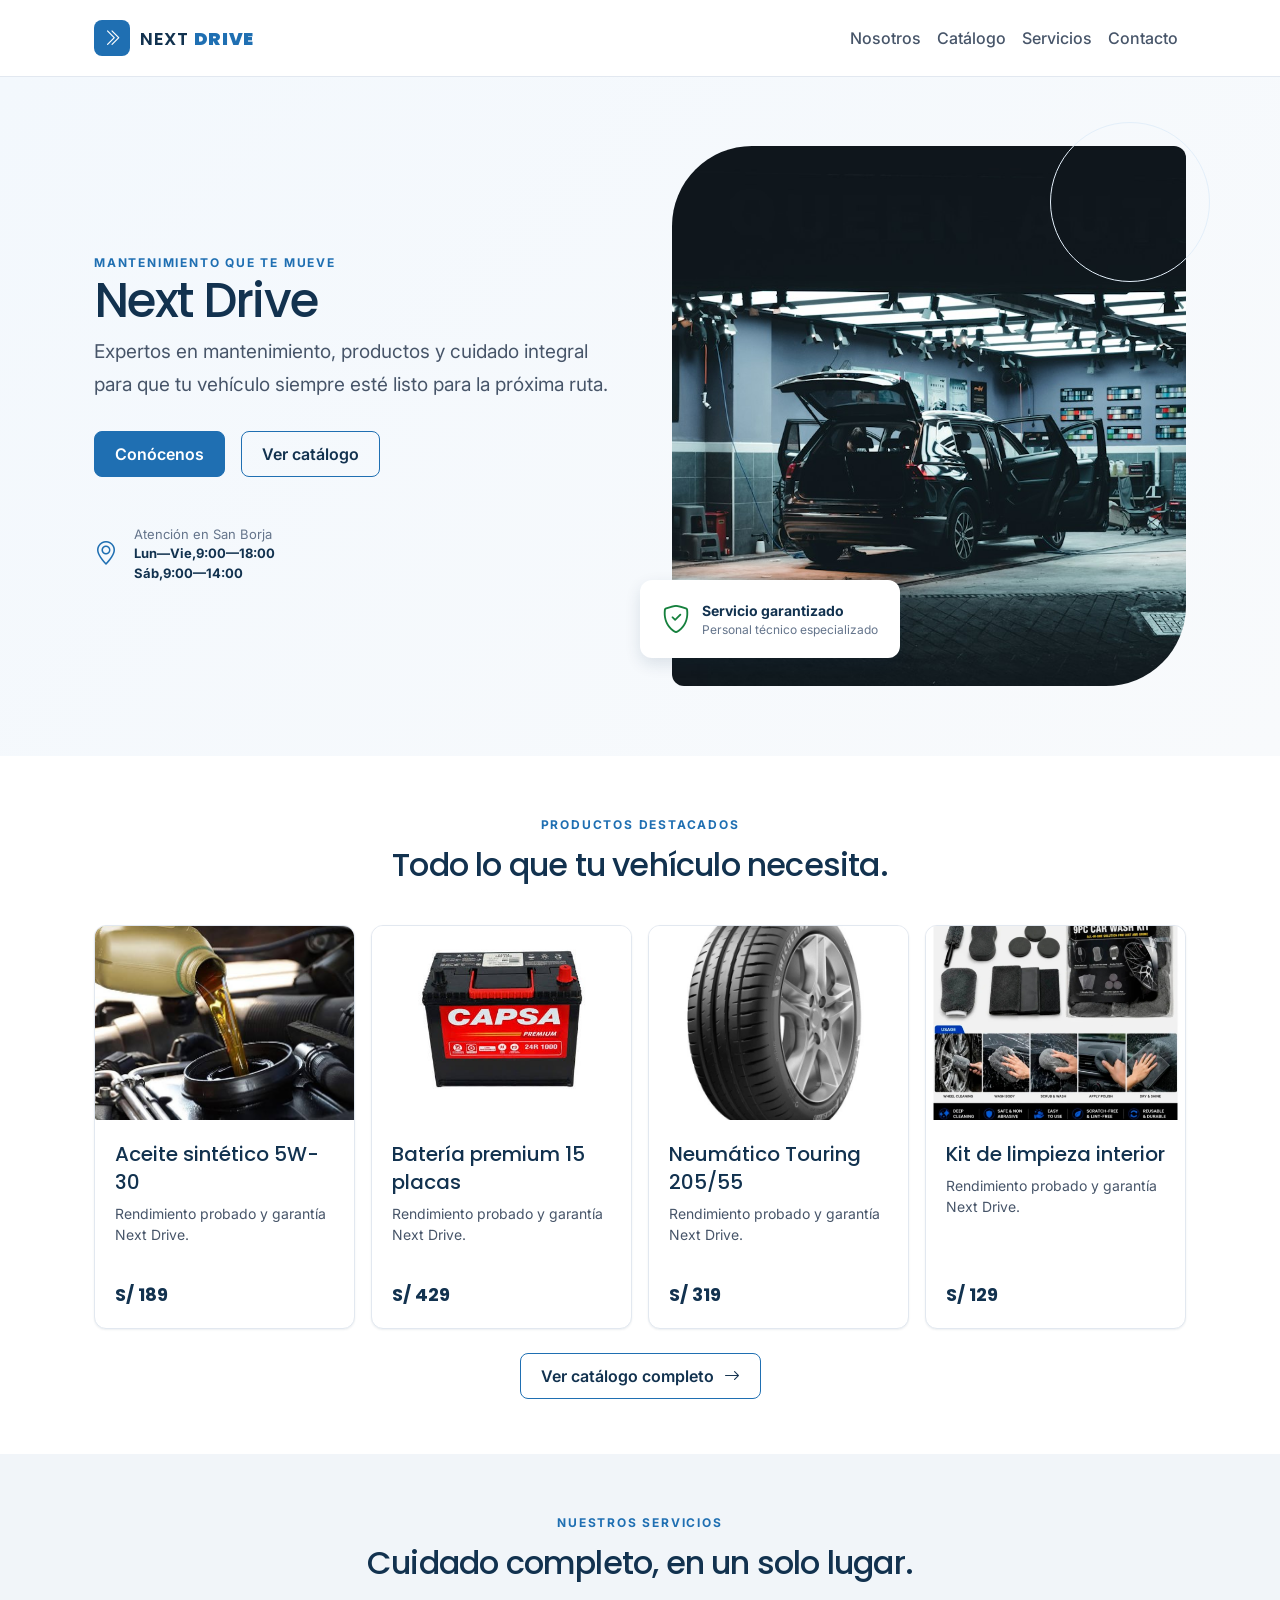
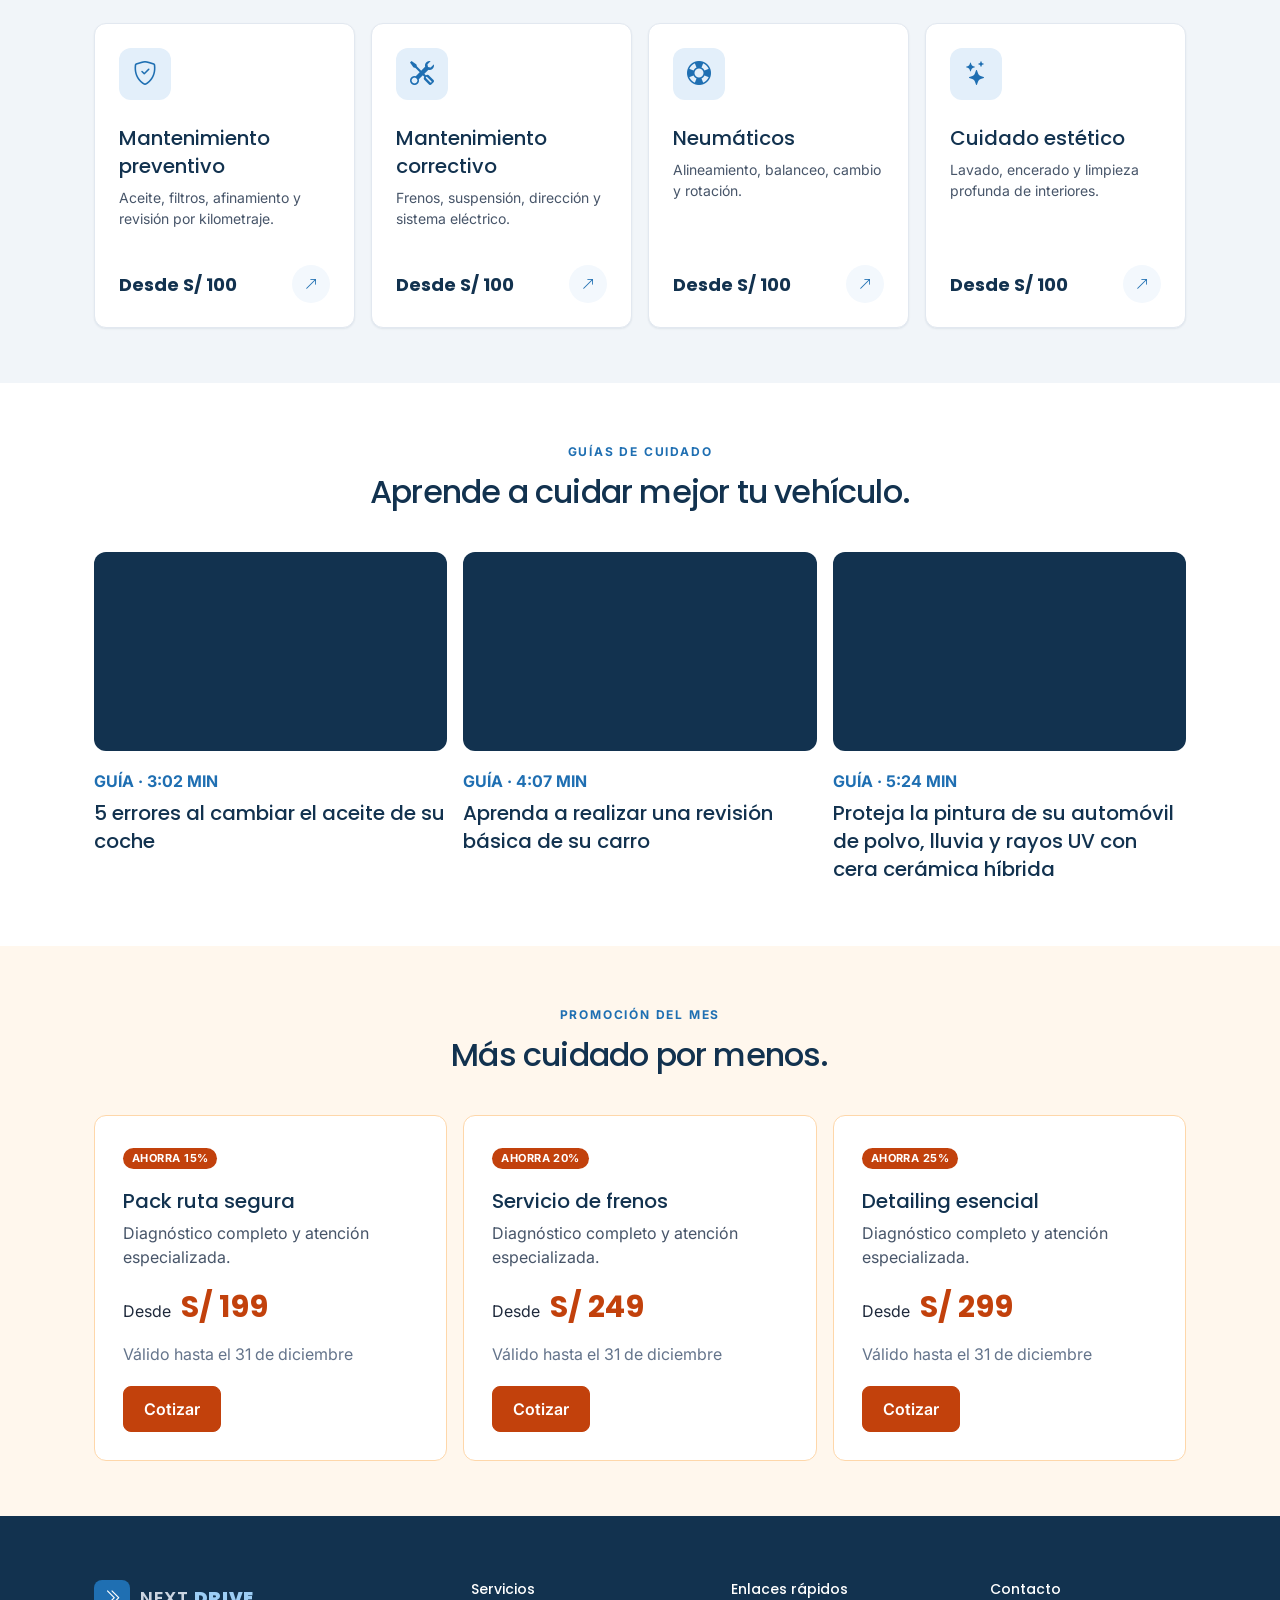
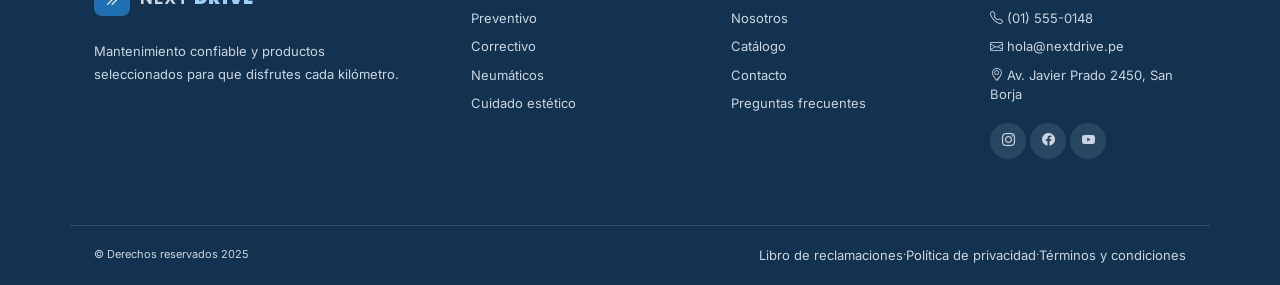
<file: index.html>
<!doctype html>
<html lang="es">
  <head>
    <meta charset="utf-8" />
    <meta name="viewport" content="width=device-width,initial-scale=1" />
    <title>Cuidado automotriz | Next Drive</title>
    <meta
      name="description"
      content="Mantenimiento, productos y cuidado integral para tu vehículo."
    />
    <link rel="preconnect" href="https://fonts.googleapis.com" />
    <link
      href="https://fonts.googleapis.com/css2?family=Inter:wght@400;500;600;700&family=Poppins:wght@400;500;600;700;800&display=swap"
      rel="stylesheet"
    />
    <link
      rel="stylesheet"
      href="https://cdn.jsdelivr.net/npm/bootstrap@5.3.3/dist/css/bootstrap.min.css"
    />
    <link
      rel="stylesheet"
      href="https://cdn.jsdelivr.net/npm/bootstrap-icons@1.11.3/font/bootstrap-icons.min.css"
    />
    <link rel="stylesheet" href="./CSS/index.css" />
    <script src="https://cdn.jsdelivr.net/npm/bootstrap@5.3.3/dist/js/bootstrap.bundle.min.js"></script>
  </head>

  <body>
    <header class="site-header">
      <nav class="navbar navbar-expand-lg" aria-label="Navegación principal">
        <div class="container">
          <a
            class="navbar-brand logo"
            href="index.html"
            aria-label="Next Drive, inicio"
          >
            <span class="logo-mark"
              ><i class="bi bi-chevron-double-right"></i
            ></span>
            <span>NEXT <b>DRIVE</b></span>
          </a>

          <button
            class="navbar-toggler"
            type="button"
            data-bs-toggle="collapse"
            data-bs-target="#navbarNav"
            aria-controls="navbarNav"
            aria-expanded="false"
            aria-label="Abrir menú"
          >
            <span class="navbar-toggler-icon"></span>
          </button>

          <div class="collapse navbar-collapse" id="navbarNav">
            <ul class="navbar-nav ms-auto">
              <li class="nav-item">
                <a class="nav-link" href="nosotros.html">Nosotros</a>
              </li>
              <li class="nav-item">
                <a class="nav-link" href="catalogo.html">Catálogo</a>
              </li>
              <li class="nav-item">
                <a class="nav-link" href="servicios.html">Servicios</a>
              </li>
              <li class="nav-item">
                <a class="nav-link" href="contacto.html">Contacto</a>
              </li>
            </ul>
          </div>
        </div>
      </nav>
    </header>
    <main>
      <section class="hero">
        <div class="container hero-grid">
          <div class="hero-copy">
            <span class="eyebrow">Mantenimiento que te mueve</span>
            <h1>Next Drive</h1>
            <p>
              Expertos en mantenimiento, productos y cuidado integral para que
              tu vehículo siempre esté listo para la próxima ruta.
            </p>
            <div class="hero-actions d-flex gap-3">
              <a class="btn btn-primary" href="nosotros.html">Conócenos</a>
              <a class="btn btn-outline" href="catalogo.html">Ver catálogo</a>
            </div>
            <div class="hero-note d-flex align-items-center gap-3">
              <i class="bi bi-geo-alt"></i>
              <span
                >Atención en San Borja
                <br />
                <b>Lun—Vie,9:00—18:00</b>
                <br />
                <b>Sáb,9:00—14:00</b>
              </span>
            </div>
          </div>
          <div class="hero-visual">
            <img
              src="image/catalogo/filtro-aire.jpg"
              alt="Vehículo en taller profesional Next Drive"
            />
            <div class="floating-card">
              <i class="bi bi-shield-check"></i>
              <span
                ><b>Servicio garantizado</b>Personal técnico especializado</span
              >
            </div>
          </div>
        </div>
      </section>
      <section class="section">
        <div class="container">
          <div class="section-title">
            <span>Productos destacados</span>
            <h2>Todo lo que tu vehículo necesita.</h2>
          </div>
          <div class="row g-3">
            <div class="col-6 col-md-3">
              <article class="card product-card">
                <div class="product-image">
                  <img
                    src="image/catalogo/aceite-sintetico.jpeg"
                    alt="Aceite sintético 5W-30"
                  />
                </div>
                <div class="card-body">
                  <h3>Aceite sintético 5W-30</h3>
                  <p>Rendimiento probado y garantía Next Drive.</p>
                  <div class="card-foot"><strong>S/ 189</strong></div>
                </div>
              </article>
            </div>
            <div class="col-6 col-md-3">
              <article class="card product-card">
                <div class="product-image">
                  <img
                    src="image/catalogo/bateria-premiun-15-placas.jpeg"
                    alt="Batería premium 15 placas"
                  />
                </div>
                <div class="card-body">
                  <h3>Batería premium 15 placas</h3>
                  <p>Rendimiento probado y garantía Next Drive.</p>
                  <div class="card-foot"><strong>S/ 429</strong></div>
                </div>
              </article>
            </div>
            <div class="col-6 col-md-3">
              <article class="card product-card">
                <div class="product-image">
                  <img
                    src="image/catalogo//neumaticos.jpeg"
                    alt="Neumático Touring 205/55"
                  />
                </div>
                <div class="card-body">
                  <h3>Neumático Touring 205/55</h3>
                  <p>Rendimiento probado y garantía Next Drive.</p>
                  <div class="card-foot"><strong>S/ 319</strong></div>
                </div>
              </article>
            </div>
            <div class="col-6 col-md-3">
              <article class="card product-card">
                <div class="product-image">
                  <img
                    src="image/catalogo/kit-limpieza-interior.jpeg"
                    alt="Kit de limpieza interior"
                  />
                </div>
                <div class="card-body">
                  <h3>Kit de limpieza interior</h3>
                  <p>Rendimiento probado y garantía Next Drive.</p>
                  <div class="card-foot"><strong>S/ 129</strong></div>
                </div>
              </article>
            </div>
          </div>
          <div class="center-action d-flex justify-content-center mt-4">
            <a class="btn btn-outline" href="catalogo.html"
              >Ver catálogo completo <i class="bi bi-arrow-right"></i
            ></a>
          </div>
        </div>
      </section>
      <section class="section surface">
        <div class="container">
          <div class="section-title">
            <span>Nuestros servicios</span>
            <h2>Cuidado completo, en un solo lugar.</h2>
          </div>
          <div class="row g-3">
            <div class="col-6 col-md-3">
              <article class="card service-card">
                <span class="icon-box"><i class="bi bi-shield-check"></i></span>
                <h3>Mantenimiento preventivo</h3>
                <p>Aceite, filtros, afinamiento y revisión por kilometraje.</p>
                <div class="card-foot">
                  <strong>Desde S/ 100</strong
                  ><a
                    href="servicios.html#srv-preventivo"
                    aria-label="Ver Mantenimiento preventivo"
                    ><i class="bi bi-arrow-up-right"></i
                  ></a>
                </div>
              </article>
            </div>
            <div class="col-6 col-md-3">
              <article class="card service-card">
                <span class="icon-box"><i class="bi bi-tools"></i></span>
                <h3>Mantenimiento correctivo</h3>
                <p>Frenos, suspensión, dirección y sistema eléctrico.</p>
                <div class="card-foot">
                  <strong>Desde S/ 100</strong
                  ><a
                    href="servicios.html#srv-correctivo"
                    aria-label="Ver Mantenimiento correctivo"
                    ><i class="bi bi-arrow-up-right"></i
                  ></a>
                </div>
              </article>
            </div>
            <div class="col-6 col-md-3">
              <article class="card service-card">
                <span class="icon-box"
                  ><i class="bi bi-life-preserver"></i
                ></span>
                <h3>Neumáticos</h3>
                <p>Alineamiento, balanceo, cambio y rotación.</p>
                <div class="card-foot">
                  <strong>Desde S/ 100</strong
                  ><a
                    href="servicios.html#srv-neumaticos"
                    aria-label="Ver Neumáticos"
                    ><i class="bi bi-arrow-up-right"></i
                  ></a>
                </div>
              </article>
            </div>
            <div class="col-6 col-md-3">
              <article class="card service-card">
                <span class="icon-box"><i class="bi bi-stars"></i></span>
                <h3>Cuidado estético</h3>
                <p>Lavado, encerado y limpieza profunda de interiores.</p>
                <div class="card-foot">
                  <strong>Desde S/ 100</strong
                  ><a
                    href="servicios.html#srv-estetico"
                    aria-label="Ver Cuidado estético"
                    ><i class="bi bi-arrow-up-right"></i
                  ></a>
                </div>
              </article>
            </div>
          </div>
        </div>
      </section>
      <section class="section">
        <div class="container">
          <div class="section-title">
            <span>Guías de cuidado</span>
            <h2>Aprende a cuidar mejor tu vehículo.</h2>
          </div>
          <div class="row g-3">
            <div class="col-md-4">
              <article class="video-card">
                <div class="video-thumb">
                  <iframe
                    width="560"
                    height="315"
                    src="https://www.youtube.com/embed/7ppKovkCnGA?si=JhiCpw6gSavNYxHD"
                    title="YouTube video player"
                    frameborder="0"
                    allow="
                      accelerometer;
                      autoplay;
                      clipboard-write;
                      encrypted-media;
                      gyroscope;
                      picture-in-picture;
                      web-share;
                    "
                    referrerpolicy="strict-origin-when-cross-origin"
                    allowfullscreen
                  ></iframe>
                </div>
                <span class="video-label">GUÍA · 3:02 MIN</span>
                <h3>5 errores al cambiar el aceite de su coche</h3>
              </article>
            </div>
            <div class="col-md-4">
              <article class="video-card">
                <div class="video-thumb">
                  <iframe
                    width="560"
                    height="315"
                    src="https://www.youtube.com/embed/Nrs3R5G37Y0?si=xupSiqdTuzvH85tO"
                    title="YouTube video player"
                    frameborder="0"
                    allow="
                      accelerometer;
                      autoplay;
                      clipboard-write;
                      encrypted-media;
                      gyroscope;
                      picture-in-picture;
                      web-share;
                    "
                    referrerpolicy="strict-origin-when-cross-origin"
                    allowfullscreen
                  ></iframe>
                </div>
                <span class="video-label">GUÍA · 4:07 MIN</span>
                <h3>Aprenda a realizar una revisión básica de su carro</h3>
              </article>
            </div>
            <div class="col-md-4">
              <article class="video-card">
                <div class="video-thumb">
                  <iframe
                    width="560"
                    height="315"
                    src="https://www.youtube.com/embed/vtOYeVWDs-Y?si=_sw7Y7O9qYaoyrsi"
                    title="YouTube video player"
                    frameborder="0"
                    allow="
                      accelerometer;
                      autoplay;
                      clipboard-write;
                      encrypted-media;
                      gyroscope;
                      picture-in-picture;
                      web-share;
                    "
                    referrerpolicy="strict-origin-when-cross-origin"
                    allowfullscreen
                  ></iframe>
                </div>
                <span class="video-label">GUÍA · 5:24 MIN</span>
                <h3>
                  Proteja la pintura de su automóvil de polvo, lluvia y rayos UV
                  con cera cerámica híbrida
                </h3>
              </article>
            </div>
          </div>
        </div>
      </section>
      <section class="section promo-section">
        <div class="container">
          <div class="section-title">
            <span>Promoción del mes</span>
            <h2>Más cuidado por menos.</h2>
          </div>
          <div class="row g-3">
            <div class="col-md-4">
              <article class="promo-card">
                <span class="badge badge-accent" role="status">AHORRA 15%</span>
                <h3>Pack ruta segura</h3>
                <p>Diagnóstico completo y atención especializada.</p>
                <div><span>Desde</span><strong>S/ 199</strong></div>
                <span class="promo-validity"
                  >Válido hasta el 31 de diciembre</span
                ><a class="btn btn-accent" href="contacto.html">Cotizar</a>
              </article>
            </div>
            <div class="col-md-4">
              <article class="promo-card">
                <span class="badge badge-accent" role="status">AHORRA 20%</span>
                <h3>Servicio de frenos</h3>
                <p>Diagnóstico completo y atención especializada.</p>
                <div><span>Desde</span><strong>S/ 249</strong></div>
                <span class="promo-validity"
                  >Válido hasta el 31 de diciembre</span
                ><a class="btn btn-accent" href="contacto.html">Cotizar</a>
              </article>
            </div>
            <div class="col-md-4">
              <article class="promo-card">
                <span class="badge badge-accent" role="status">AHORRA 25%</span>
                <h3>Detailing esencial</h3>
                <p>Diagnóstico completo y atención especializada.</p>
                <div><span>Desde</span><strong>S/ 299</strong></div>
                <span class="promo-validity"
                  >Válido hasta el 31 de diciembre</span
                ><a class="btn btn-accent" href="contacto.html">Cotizar</a>
              </article>
            </div>
          </div>
        </div>
      </section>
    </main>
    <footer class="site-footer">
      <div class="container footer-grid">
        <section class="footer-brand">
          <a class="logo logo-light" href="index.html"
            ><span class="logo-mark"
              ><i class="bi bi-chevron-double-right"></i></span
            ><span>NEXT <b>DRIVE</b></span></a
          >
          <p>
            Mantenimiento confiable y productos seleccionados para que disfrutes
            cada kilómetro.
          </p>
        </section>
        <section>
          <h3>Servicios</h3>
          <nav aria-label="Enlaces a servicios">
            <a href="servicios.html#srv-preventivo">Preventivo</a
            ><a href="servicios.html#srv-correctivo">Correctivo</a
            ><a href="servicios.html#srv-neumaticos">Neumáticos</a
            ><a href="servicios.html#srv-estetico">Cuidado estético</a>
          </nav>
        </section>
        <section>
          <h3>Enlaces rápidos</h3>
          <nav aria-label="Enlaces rápidos">
            <a href="nosotros.html">Nosotros</a
            ><a href="catalogo.html">Catálogo</a
            ><a href="contacto.html">Contacto</a
            ><a href="contacto.html#faq">Preguntas frecuentes</a>
          </nav>
        </section>
        <section>
          <h3>Contacto</h3>
          <address>
            <p><i class="bi bi-telephone"></i> (01) 555-0148</p>
            <p><i class="bi bi-envelope"></i> hola@nextdrive.pe</p>
            <p>
              <i class="bi bi-geo-alt"></i> Av. Javier Prado 2450, San Borja
            </p>
          </address>
          <p class="social-links">
            <a href="https://instagram.com/nextdrive" aria-label="Instagram"
              ><i class="bi bi-instagram"></i
            ></a>
            <a href="https://facebook.com/nextdrive" aria-label="Facebook"
              ><i class="bi bi-facebook"></i
            ></a>
            <a href="https://youtube.com/nextdrive" aria-label="YouTube"
              ><i class="bi bi-youtube"></i
            ></a>
          </p>
        </section>
      </div>
      <div class="container footer-bottom">
        <span>© Derechos reservados 2025</span>
        <nav aria-label="Información legal">
          <a href="reclamaciones.html">Libro de reclamaciones</a> ·
          <a href="privacidad.html">Política de privacidad</a> ·
          <a href="terminos.html">Términos y condiciones</a>
        </nav>
      </div>
    </footer>
  </body>
</html>
</file>
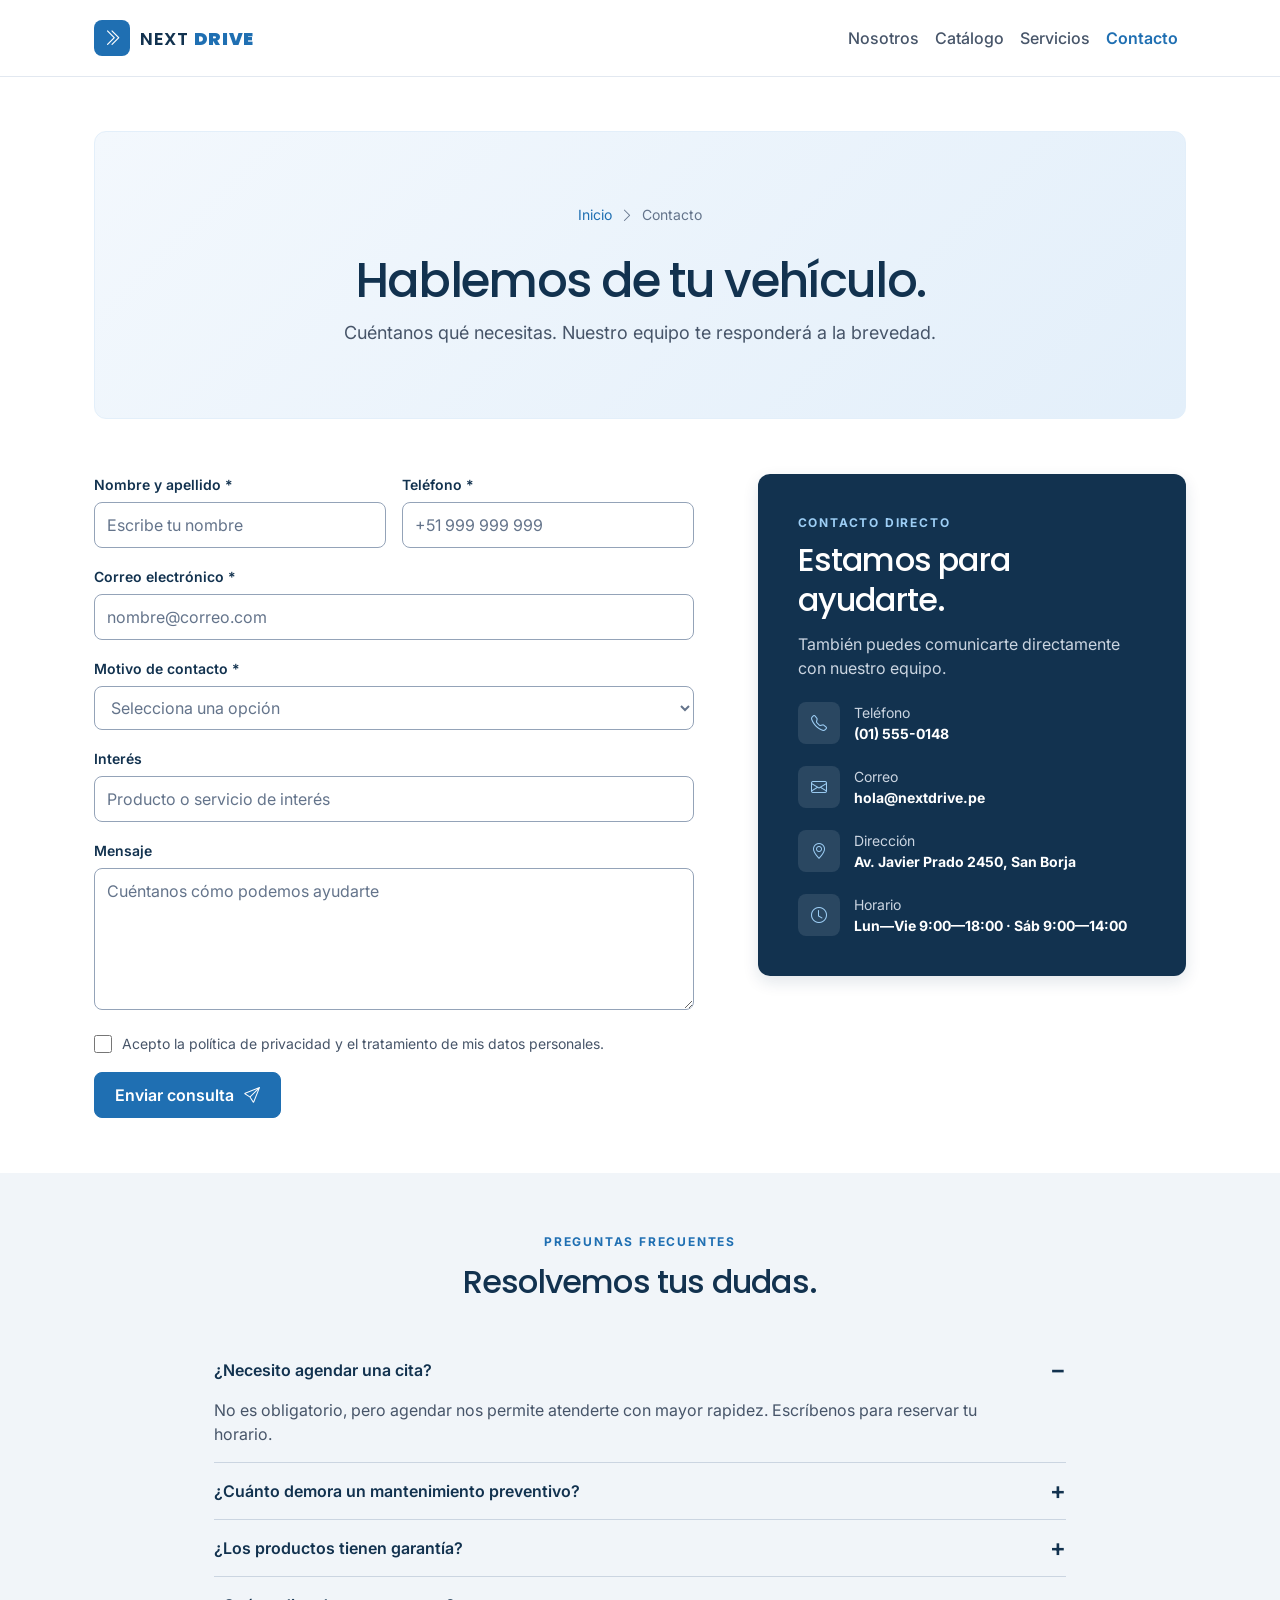
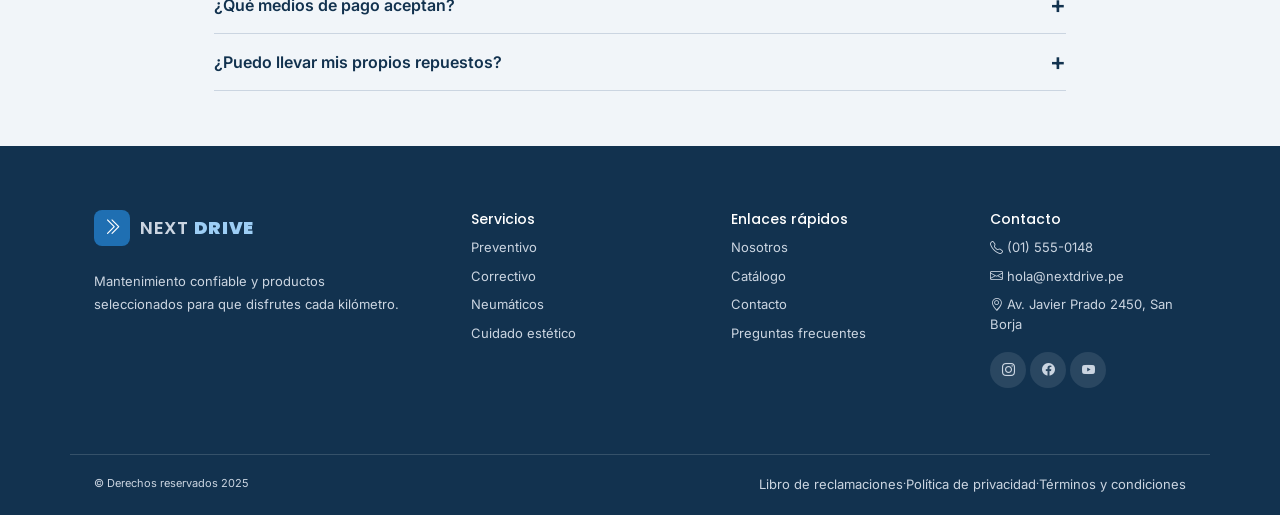
<file: contacto.html>
<!doctype html>
<html lang="es">
  <head>
    <meta charset="utf-8" />
    <meta name="viewport" content="width=device-width,initial-scale=1" />
    <title>Contacto | Next Drive</title>
    <meta
      name="description"
      content="Escríbenos para consultas y cotizaciones."
    />
    <link rel="preconnect" href="https://fonts.googleapis.com" />
    <link
      href="https://fonts.googleapis.com/css2?family=Inter:wght@400;500;600;700&family=Poppins:wght@400;500;600;700;800&display=swap"
      rel="stylesheet"
    />
    <link
      rel="stylesheet"
      href="https://cdn.jsdelivr.net/npm/bootstrap@5.3.3/dist/css/bootstrap.min.css"
    />
    <link
      rel="stylesheet"
      href="https://cdn.jsdelivr.net/npm/bootstrap-icons@1.11.3/font/bootstrap-icons.min.css"
    />
    <link rel="stylesheet" href="./CSS/index.css" />
    <script src="https://cdn.jsdelivr.net/npm/bootstrap@5.3.3/dist/js/bootstrap.bundle.min.js"></script>
    <script>
      function mostrarAlerta() {
        alert(
          "¡Gracias por tu consulta! Hemos recibido tu mensaje. Te contactaremos pronto."
        );
      }
    </script>
  </head>

  <body>
    <header class="site-header">
      <nav class="navbar navbar-expand-lg" aria-label="Navegación principal">
        <div class="container">
          <a
            class="navbar-brand logo"
            href="index.html"
            aria-label="Next Drive, inicio"
          >
            <span class="logo-mark"
              ><i class="bi bi-chevron-double-right"></i
            ></span>
            <span>NEXT <b>DRIVE</b></span>
          </a>

          <button
            class="navbar-toggler"
            type="button"
            data-bs-toggle="collapse"
            data-bs-target="#navbarNav"
            aria-controls="navbarNav"
            aria-expanded="false"
            aria-label="Abrir menú"
          >
            <span class="navbar-toggler-icon"></span>
          </button>

          <div class="collapse navbar-collapse" id="navbarNav">
            <ul class="navbar-nav ms-auto">
              <li class="nav-item">
                <a class="nav-link" href="nosotros.html">Nosotros</a>
              </li>
              <li class="nav-item">
                <a class="nav-link" href="catalogo.html">Catálogo</a>
              </li>
              <li class="nav-item">
                <a class="nav-link" href="servicios.html">Servicios</a>
              </li>
              <li class="nav-item">
                <a class="nav-link active" href="contacto.html">Contacto</a>
              </li>
            </ul>
          </div>
        </div>
      </nav>
    </header>
    <main>
      <section class="section" id="contacto">
        <div class="container">
          <div class="page-header">
            <div class="breadcrumb">
              <a href="index.html">Inicio</a><i class="bi bi-chevron-right"></i
              ><span>Contacto</span>
            </div>
            <h1>Hablemos de tu vehículo.</h1>
            <p>
              Cuéntanos qué necesitas. Nuestro equipo te responderá a la
              brevedad.
            </p>
          </div>
          <div class="contact-grid">
            <form
              action="mailto:hola@nextdrive.pe"
              method="post"
              enctype="text/plain"
            >
              <div class="form-row">
                <label
                  >Nombre y apellido *<input
                    required
                    name="nombre"
                    placeholder="Escribe tu nombre" /></label
                ><label
                  >Teléfono *<input
                    required
                    name="telefono"
                    type="tel"
                    placeholder="+51 999 999 999"
                /></label>
              </div>
              <label
                >Correo electrónico *<input
                  required
                  name="correo"
                  type="email"
                  placeholder="nombre@correo.com"
              /></label>
              <label
                >Motivo de contacto *<select required name="motivo">
                  <option value="" disabled selected>
                    Selecciona una opción
                  </option>
                  <option>Consulta</option>
                  <option>Cotizar servicio</option>
                  <option>Cotizar producto</option>
                </select></label
              >
              <label
                >Interés<input
                  name="interes"
                  placeholder="Producto o servicio de interés"
              /></label>
              <label
                >Mensaje<textarea
                  name="mensaje"
                  rows="5"
                  placeholder="Cuéntanos cómo podemos ayudarte"
                ></textarea>
              </label>
              <label class="check"
                ><input required type="checkbox" /><span
                  >Acepto la política de privacidad y el tratamiento de mis
                  datos personales.</span
                ></label
              >
              <button class="btn btn-primary" type="submit" onclick="mostrarAlerta()">
                Enviar consulta <i class="bi bi-send"></i>
              </button>
            </form>
            <aside class="contact-aside">
              <span class="eyebrow">Contacto directo</span>
              <h2>Estamos para ayudarte.</h2>
              <p>También puedes comunicarte directamente con nuestro equipo.</p>
              <div class="contact-item">
                <i class="bi bi-telephone"></i
                ><span><small>Teléfono</small><b>(01) 555-0148</b></span>
              </div>
              <div class="contact-item">
                <i class="bi bi-envelope"></i
                ><span><small>Correo</small><b>hola@nextdrive.pe</b></span>
              </div>
              <div class="contact-item">
                <i class="bi bi-geo-alt"></i
                ><span
                  ><small>Dirección</small
                  ><b>Av. Javier Prado 2450, San Borja</b></span
                >
              </div>
              <div class="contact-item">
                <i class="bi bi-clock"></i
                ><span
                  ><small>Horario</small
                  ><b>Lun—Vie 9:00—18:00 · Sáb 9:00—14:00</b></span
                >
              </div>
            </aside>
          </div>
        </div>
      </section>
      <section class="section surface" id="faq">
        <div class="container narrow">
          <div class="section-title">
            <span>Preguntas frecuentes</span>
            <h2>Resolvemos tus dudas.</h2>
          </div>
          <details open>
            <summary>¿Necesito agendar una cita?</summary>
            <p>
              No es obligatorio, pero agendar nos permite atenderte con mayor
              rapidez. Escríbenos para reservar tu horario.
            </p>
          </details>
          <details>
            <summary>¿Cuánto demora un mantenimiento preventivo?</summary>
            <p>
              Nuestro equipo evaluará tu solicitud y te dará toda la información
              antes de iniciar.
            </p>
          </details>
          <details>
            <summary>¿Los productos tienen garantía?</summary>
            <p>
              Nuestro equipo evaluará tu solicitud y te dará toda la información
              antes de iniciar.
            </p>
          </details>
          <details>
            <summary>¿Qué medios de pago aceptan?</summary>
            <p>
              Nuestro equipo evaluará tu solicitud y te dará toda la información
              antes de iniciar.
            </p>
          </details>
          <details>
            <summary>¿Puedo llevar mis propios repuestos?</summary>
            <p>
              Nuestro equipo evaluará tu solicitud y te dará toda la información
              antes de iniciar.
            </p>
          </details>
        </div>
      </section>
    </main>
    <footer class="site-footer">
      <div class="container footer-grid">
        <section class="footer-brand">
          <a class="logo logo-light" href="index.html"
            ><span class="logo-mark"
              ><i class="bi bi-chevron-double-right"></i></span
            ><span>NEXT <b>DRIVE</b></span></a
          >
          <p>
            Mantenimiento confiable y productos seleccionados para que disfrutes
            cada kilómetro.
          </p>
        </section>
        <section>
          <h3>Servicios</h3>
          <nav aria-label="Enlaces a servicios">
            <a href="servicios.html#srv-preventivo">Preventivo</a>
            <a href="servicios.html#srv-correctivo">Correctivo</a>
            <a href="servicios.html#srv-neumaticos">Neumáticos</a>
            <a href="servicios.html#srv-estetico">Cuidado estético</a>
          </nav>
        </section>
        <section>
          <h3>Enlaces rápidos</h3>
          <nav aria-label="Enlaces rápidos">
            <a href="nosotros.html">Nosotros</a>
            <a href="catalogo.html">Catálogo</a>
            <a href="contacto.html">Contacto</a>
            <a href="contacto.html#faq">Preguntas frecuentes</a>
          </nav>
        </section>
        <section>
          <h3>Contacto</h3>
          <address>
            <p><i class="bi bi-telephone"></i> (01) 555-0148</p>
            <p><i class="bi bi-envelope"></i> hola@nextdrive.pe</p>
            <p>
              <i class="bi bi-geo-alt"></i> Av. Javier Prado 2450, San Borja
            </p>
          </address>
          <p class="social-links">
            <a href="https://instagram.com/nextdrive" aria-label="Instagram"
              ><i class="bi bi-instagram"></i
            ></a>
            <a href="https://facebook.com/nextdrive" aria-label="Facebook"
              ><i class="bi bi-facebook"></i
            ></a>
            <a href="https://youtube.com/nextdrive" aria-label="YouTube"
              ><i class="bi bi-youtube"></i
            ></a>
          </p>
        </section>
      </div>
      <div class="container footer-bottom">
        <span>© Derechos reservados 2025</span>
        <nav aria-label="Información legal">
          <a href="reclamaciones.html">Libro de reclamaciones</a> ·
          <a href="privacidad.html">Política de privacidad</a> ·
          <a href="terminos.html">Términos y condiciones</a>
        </nav>
      </div>
    </footer>
  </body>
</html>
</file>
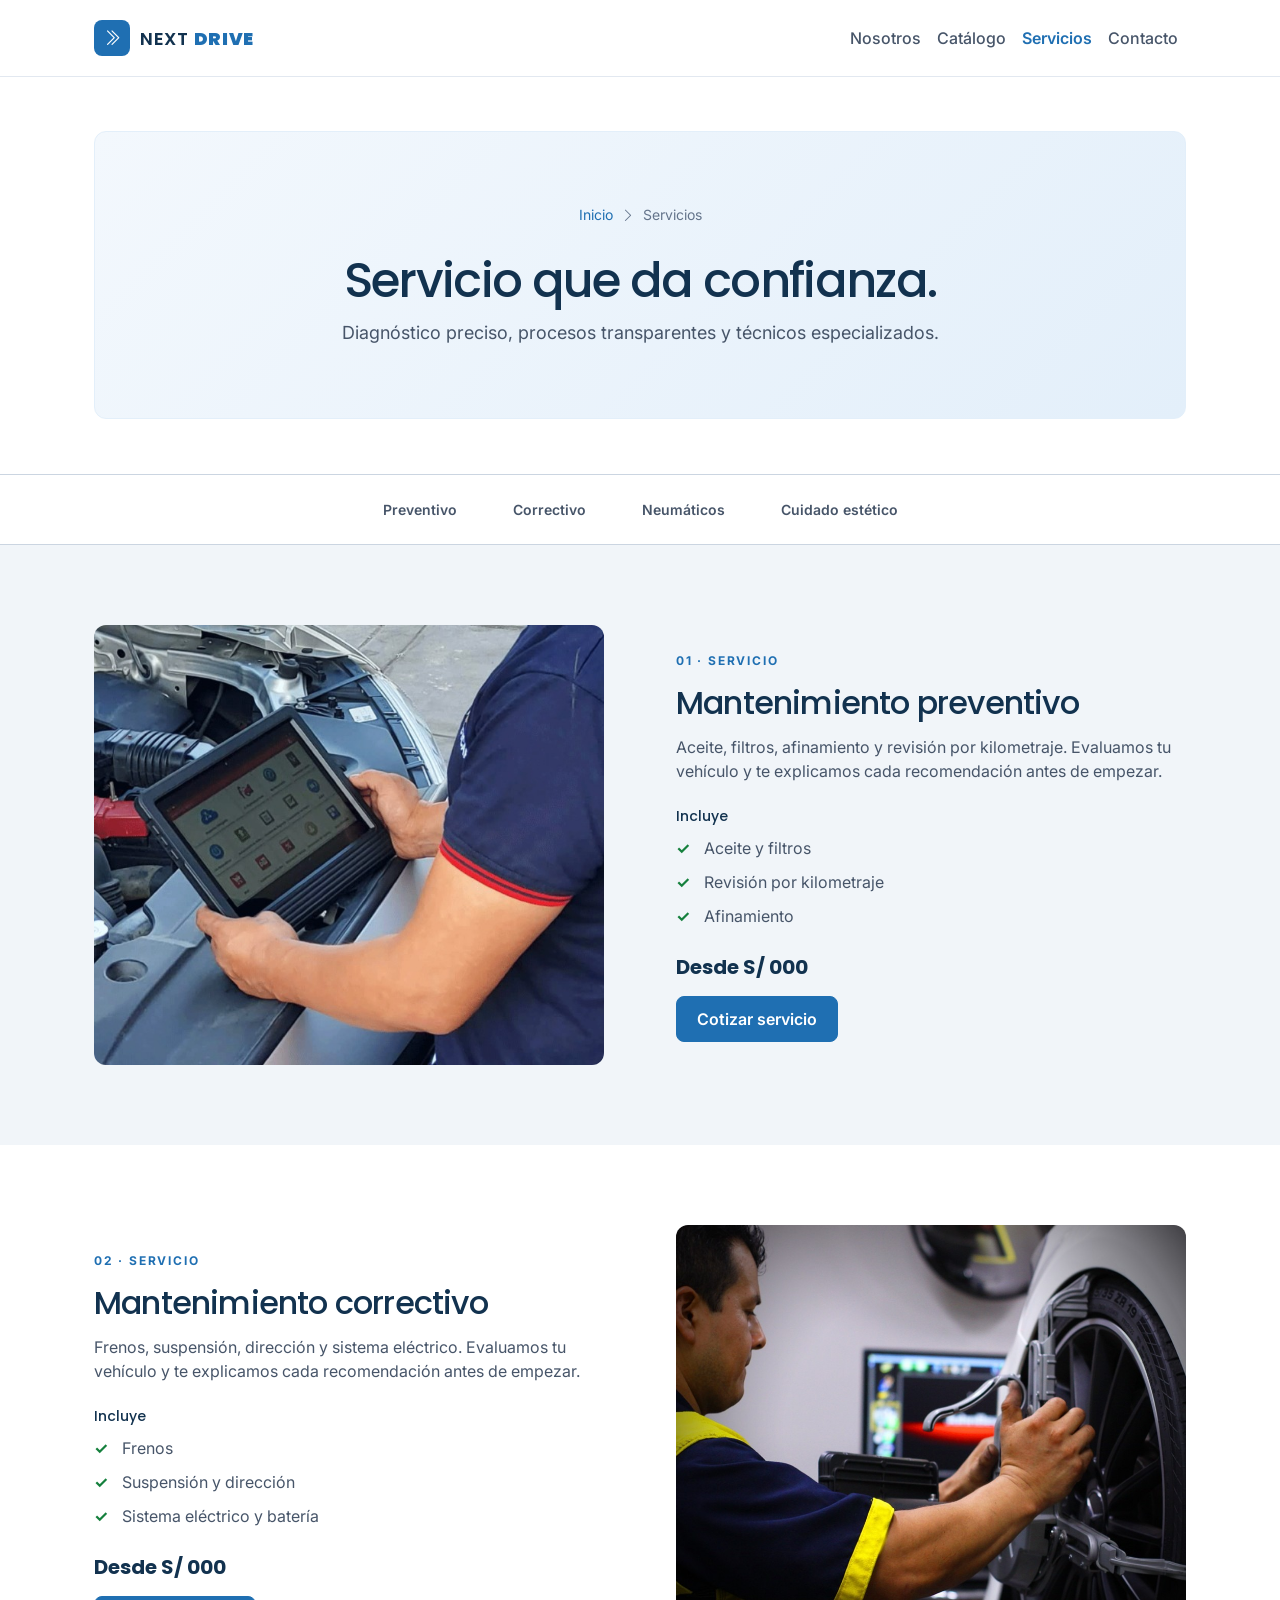
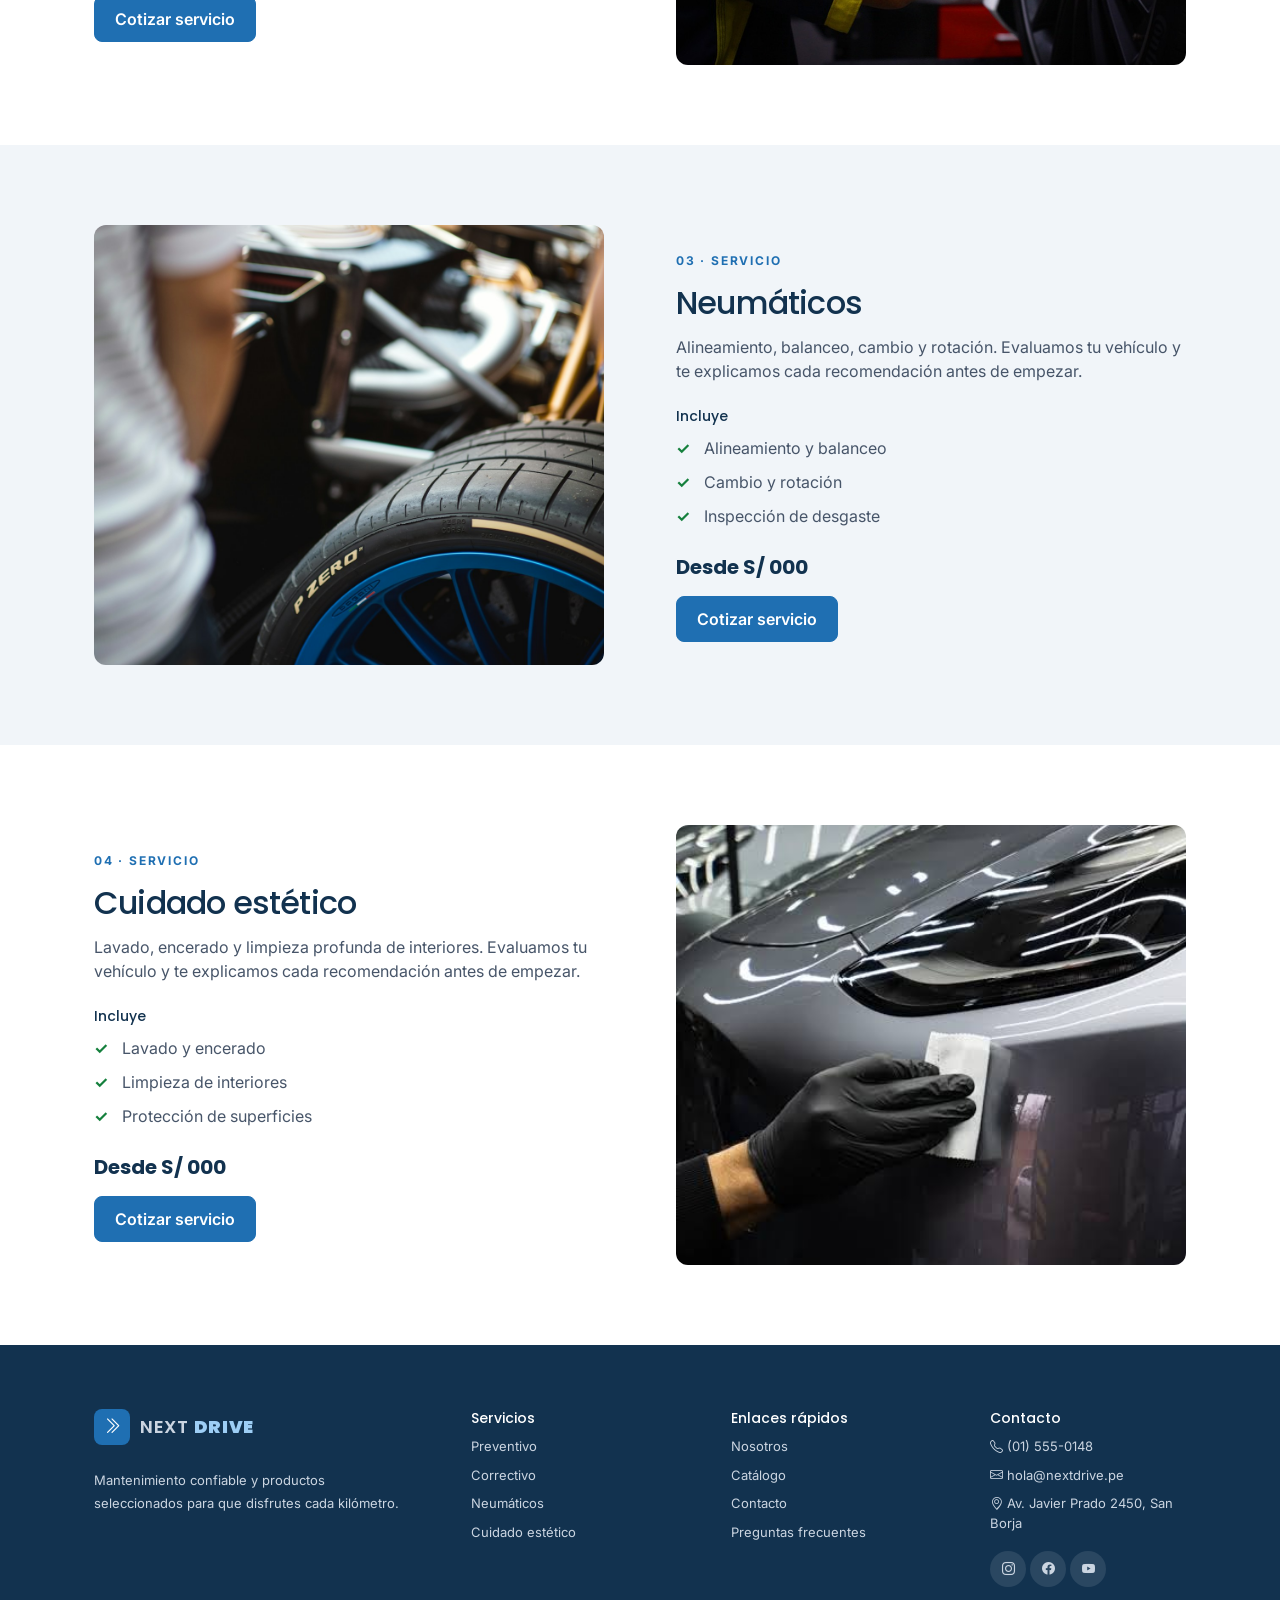
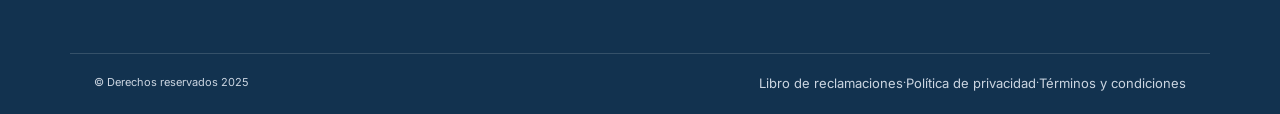
<file: servicios.html>
<!doctype html>
<html lang="es">
  <head>
    <meta charset="utf-8" />
    <meta name="viewport" content="width=device-width,initial-scale=1" />
    <title>Servicios | Next Drive</title>
    <meta
      name="description"
      content="Mantenimiento preventivo, correctivo, neumáticos y cuidado estético."
    />
    <link rel="preconnect" href="https://fonts.googleapis.com" />
    <link
      href="https://fonts.googleapis.com/css2?family=Inter:wght@400;500;600;700&family=Poppins:wght@400;500;600;700;800&display=swap"
      rel="stylesheet"
    />
    <link
      rel="stylesheet"
      href="https://cdn.jsdelivr.net/npm/bootstrap@5.3.3/dist/css/bootstrap.min.css"
    />
    <link
      rel="stylesheet"
      href="https://cdn.jsdelivr.net/npm/bootstrap-icons@1.11.3/font/bootstrap-icons.min.css"
    />
    <link rel="stylesheet" href="./CSS/index.css" />
    <script src="https://cdn.jsdelivr.net/npm/bootstrap@5.3.3/dist/js/bootstrap.bundle.min.js"></script>
  </head>

  <body>
    <header class="site-header">
      <nav class="navbar navbar-expand-lg" aria-label="Navegación principal">
        <div class="container">
          <a
            class="navbar-brand logo"
            href="index.html"
            aria-label="Next Drive, inicio"
          >
            <span class="logo-mark"
              ><i class="bi bi-chevron-double-right"></i
            ></span>
            <span>NEXT <b>DRIVE</b></span>
          </a>

          <button
            class="navbar-toggler"
            type="button"
            data-bs-toggle="collapse"
            data-bs-target="#navbarNav"
            aria-controls="navbarNav"
            aria-expanded="false"
            aria-label="Abrir menú"
          >
            <span class="navbar-toggler-icon"></span>
          </button>

          <div class="collapse navbar-collapse" id="navbarNav">
            <ul class="navbar-nav ms-auto">
              <li class="nav-item">
                <a class="nav-link" href="nosotros.html">Nosotros</a>
              </li>
              <li class="nav-item">
                <a class="nav-link" href="catalogo.html">Catálogo</a>
              </li>
              <li class="nav-item">
                <a class="nav-link active" href="servicios.html">Servicios</a>
              </li>
              <li class="nav-item">
                <a class="nav-link" href="contacto.html">Contacto</a>
              </li>
            </ul>
          </div>
        </div>
      </nav>
    </header>
    <main>
      <!-- BLANCO: banner -->
      <section class="section pb-0" id="servicios">
        <div class="container">
          <div class="page-header">
            <div class="breadcrumb">
              <a href="index.html">Inicio</a><i class="bi bi-chevron-right"></i
              ><span>Servicios</span>
            </div>
            <h1>Servicio que da confianza.</h1>
            <p>
              Diagnóstico preciso, procesos transparentes y técnicos
              especializados.
            </p>
          </div>
        </div>
      </section>

      <!-- Barra de servicios (pegajosa) -->
      <div class="anchor-nav">
        <div class="container">
          <nav
            class="nav nav-pills justify-content-center gap-3"
            aria-label="Navegación de servicios"
          >
            <a class="nav-link" href="#srv-preventivo">Preventivo</a>
            <a class="nav-link" href="#srv-correctivo">Correctivo</a>
            <a class="nav-link" href="#srv-neumaticos">Neumáticos</a>
            <a class="nav-link" href="#srv-estetico">Cuidado estético</a>
          </nav>
        </div>
      </div>

      <!-- GRIS -->
      <section class="service-feature surface" id="srv-preventivo">
        <div class="container">
          <div class="split">
            <img
              src="image/catalogo/preventivo.jpeg"
              alt="Mantenimiento preventivo"
            />
            <div>
              <span class="eyebrow">01 · SERVICIO</span>
              <h2>Mantenimiento preventivo</h2>
              <p>
                Aceite, filtros, afinamiento y revisión por kilometraje.
                Evaluamos tu vehículo y te explicamos cada recomendación antes
                de empezar.
              </p>
              <h3>Incluye</h3>
              <ul class="check-list">
                <li>Aceite y filtros</li>
                <li>Revisión por kilometraje</li>
                <li>Afinamiento</li>
              </ul>
              <strong class="service-price">Desde S/ 000</strong>
              <a class="btn btn-primary" href="contacto.html"
                >Cotizar servicio</a
              >
            </div>
          </div>
        </div>
      </section>

      <!-- BLANCO, imagen a la derecha -->
      <section class="service-feature reverse" id="srv-correctivo">
        <div class="container">
          <div class="split">
            <img
              src="image/catalogo/mantenimiento-correctivo.jpeg"
              alt="Mantenimiento correctivo"
            />
            <div>
              <span class="eyebrow">02 · SERVICIO</span>
              <h2>Mantenimiento correctivo</h2>
              <p>
                Frenos, suspensión, dirección y sistema eléctrico. Evaluamos tu
                vehículo y te explicamos cada recomendación antes de empezar.
              </p>
              <h3>Incluye</h3>
              <ul class="check-list">
                <li>Frenos</li>
                <li>Suspensión y dirección</li>
                <li>Sistema eléctrico y batería</li>
              </ul>
              <strong class="service-price">Desde S/ 000</strong
              ><a class="btn btn-primary" href="contacto.html"
                >Cotizar servicio</a
              >
            </div>
          </div>
        </div>
      </section>

      <!-- GRIS -->
      <section class="service-feature surface" id="srv-neumaticos">
        <div class="container">
          <div class="split">
            <img
                src="image/catalogo/neumatico-urbano.jpg"
                alt="Neumáticos"
              />
              <div>
                <span class="eyebrow">03 · SERVICIO</span>
                <h2>Neumáticos</h2>
                <p>
                  Alineamiento, balanceo, cambio y rotación. Evaluamos tu
                  vehículo y te explicamos cada recomendación antes de empezar.
                </p>
                <h3>Incluye</h3>
                <ul class="check-list">
                  <li>Alineamiento y balanceo</li>
                  <li>Cambio y rotación</li>
                  <li>Inspección de desgaste</li>
                </ul>
                <strong class="service-price">Desde S/ 000</strong
                ><a class="btn btn-primary" href="contacto.html"
                  >Cotizar servicio</a
                >
              </div>
          </div>
        </div>
      </section>

      <!-- BLANCO, imagen a la derecha -->
      <section class="service-feature reverse" id="srv-estetico">
        <div class="container">
          <div class="split">
            <img
                src="image/catalogo/cuidado-estetico.jpeg"
                alt="Cuidado estético"
              />
              <div>
                <span class="eyebrow">04 · SERVICIO</span>
                <h2>Cuidado estético</h2>
                <p>
                  Lavado, encerado y limpieza profunda de interiores. Evaluamos
                  tu vehículo y te explicamos cada recomendación antes de
                  empezar.
                </p>
                <h3>Incluye</h3>
                <ul class="check-list">
                  <li>Lavado y encerado</li>
                  <li>Limpieza de interiores</li>
                  <li>Protección de superficies</li>
                </ul>
                <strong class="service-price">Desde S/ 000</strong
                ><a class="btn btn-primary" href="contacto.html"
                  >Cotizar servicio</a
                >
              </div>
          </div>
        </div>
      </section>
    </main>
    <footer class="site-footer">
      <div class="container footer-grid">
        <section class="footer-brand">
          <a class="logo logo-light" href="index.html"
            ><span class="logo-mark"
              ><i class="bi bi-chevron-double-right"></i></span
            ><span>NEXT <b>DRIVE</b></span></a
          >
          <p>
            Mantenimiento confiable y productos seleccionados para que disfrutes
            cada kilómetro.
          </p>
        </section>
        <section>
          <h3>Servicios</h3>
          <nav aria-label="Enlaces a servicios">
            <a href="servicios.html#srv-preventivo">Preventivo</a
            ><a href="servicios.html#srv-correctivo">Correctivo</a
            ><a href="servicios.html#srv-neumaticos">Neumáticos</a
            ><a href="servicios.html#srv-estetico">Cuidado estético</a>
          </nav>
        </section>
        <section>
          <h3>Enlaces rápidos</h3>
          <nav aria-label="Enlaces rápidos">
            <a href="nosotros.html">Nosotros</a
            ><a href="catalogo.html">Catálogo</a
            ><a href="contacto.html">Contacto</a
            ><a href="contacto.html#faq">Preguntas frecuentes</a>
          </nav>
        </section>
        <section>
          <h3>Contacto</h3>
          <address>
            <p><i class="bi bi-telephone"></i> (01) 555-0148</p>
            <p><i class="bi bi-envelope"></i> hola@nextdrive.pe</p>
            <p>
              <i class="bi bi-geo-alt"></i> Av. Javier Prado 2450, San Borja
            </p>
          </address>
          <p class="social-links">
            <a href="https://instagram.com/nextdrive" aria-label="Instagram"
              ><i class="bi bi-instagram"></i
            ></a>
            <a href="https://facebook.com/nextdrive" aria-label="Facebook"
              ><i class="bi bi-facebook"></i
            ></a>
            <a href="https://youtube.com/nextdrive" aria-label="YouTube"
              ><i class="bi bi-youtube"></i
            ></a>
          </p>
        </section>
      </div>
      <div class="container footer-bottom">
        <span>© Derechos reservados 2025</span>
        <nav aria-label="Información legal">
          <a href="reclamaciones.html">Libro de reclamaciones</a> ·
          <a href="privacidad.html">Política de privacidad</a> ·
          <a href="terminos.html">Términos y condiciones</a>
        </nav>
      </div>
    </footer>
  </body>
</html>
</file>
<file: CSS/index.css>
/* =====================================================================
   NEXT DRIVE · hoja de estilos del sitio (HTML + CSS + Bootstrap 5.3)
   Orden de carga en cada <head>:
     1) Bootstrap CSS   2) Bootstrap Icons   3) este archivo
   Las fuentes (Inter y Poppins) se cargan con <link> en el HTML.
   ===================================================================== */

/* ---------- 1. Variables (tokens) ---------- */
:root {
  --primary-900: #12324f;
  --primary-600: #1f6fb2;
  --primary-100: #e3effa;
  --primary-50: #f3f8fd;
  --accent: #c2410c;
  --accent-dark: #9a3412;
  --text: #1e293b;
  --text-2: #475569;
  --muted: #64748b;
  --border: #cbd5e1;
  --surface: #f1f5f9;
  --success: #15803d;
  --danger: #b91c1c;
  --white: #fff;
  --shadow-sm: 0 1px 2px rgba(18, 50, 79, 0.08);
  --shadow-md: 0 6px 16px rgba(18, 50, 79, 0.12);

  /* Ajustes de Bootstrap con nuestros valores */
  --bs-body-font-family: Inter, system-ui, sans-serif;
  --bs-body-color: var(--text);
  --bs-body-bg: #fff;

  --header-h: 76px;
}

/* ---------- 2. Base ---------- */
* {
  box-sizing: border-box;
}

html {
  scroll-behavior: smooth;
}

body {
  margin: 0;
  color: var(--text);
  background: #fff;
  font-family: Inter, system-ui, sans-serif;
  font-size: 16px;
  line-height: 1.5;
}

a {
  color: inherit;
  text-decoration: none;
}

img {
  display: block;
  width: 100%;
  object-fit: cover;
}

h1,
h2,
h3,
p,
address {
  margin-top: 0;
  font-style: normal;
}

h1,
h2,
h3 {
  color: var(--primary-900);
  font-family: Poppins, sans-serif;
}

h1 {
  font-size: clamp(36px, 5vw, 48px);
  line-height: 1.16;
  letter-spacing: -0.035em;
}

h1.logo {
  font-size: 18px;
  line-height: 1.4;
  letter-spacing: 0.04em;
}

h2 {
  font-size: clamp(28px, 4vw, 32px);
  line-height: 1.25;
  letter-spacing: -0.025em;
}

h3 {
  font-size: 20px;
  line-height: 1.4;
}

p {
  color: var(--text-2);
}

section[id],
article[id],
div[id] {
  scroll-margin-top: calc(var(--header-h) + 80px);
}

/* ---------- 3. Layout ---------- */
.container {
  padding-inline: 24px;
}

.container .container {
  padding-inline: 0;
}

.container.narrow {
  max-width: 900px;
}

.section {
  padding: 55px 0;
}

.surface {
  background: var(--surface);
}

/* Grids personalizados para casos especiales */
.grid-4,
.grid-3 {
  display: grid;
  gap: 24px;
}

.grid-4 {
  grid-template-columns: repeat(4, 1fr);
}

.grid-3 {
  grid-template-columns: repeat(3, 1fr);
}

.split {
  display: grid;
  grid-template-columns: repeat(2, 1fr);
  gap: 72px;
  align-items: center;
}

.split > div:first-child {
  text-align: center;
}

.split > div:first-child p {
  max-width: 540px;
  margin: 0 auto;
}

/* ---------- 4. Textos de apoyo ---------- */
.eyebrow,
.section-title > span {
  color: var(--primary-600);
  font-size: 12px;
  font-weight: 700;
  letter-spacing: 0.15em;
  text-transform: uppercase;
}

.section-title {
  max-width: 680px;
  margin-bottom: 40px;
  text-align: center;
  margin-left: auto;
  margin-right: auto;
}

.section-title h2 {
  margin: 10px 0;
}

.section-title p {
  margin-bottom: 0;
}

/* ---------- 5. Logo ---------- */
.logo,
h1.logo {
  display: inline-flex;
  align-items: center;
  gap: 10px;
  color: var(--primary-900);
  font:
    600 18px Poppins,
    sans-serif;
  letter-spacing: 0.04em;
  white-space: nowrap;
  margin: 0;
}

h1.logo a {
  color: inherit;
}

.logo b {
  color: var(--primary-600);
}

.logo-mark {
  width: 36px;
  height: 36px;
  display: grid;
  place-items: center;
  color: #fff;
  background: var(--primary-600);
  border-radius: 8px;
}

.logo-light {
  color: #fff;
}

.logo-light b {
  color: #9dcef5;
}

/* ---------- 6. Botones (usan las variables de Bootstrap) ---------- */
.btn {
  --bs-btn-padding-x: 20px;
  --bs-btn-padding-y: 10px;
  --bs-btn-font-weight: 600;
  --bs-btn-border-radius: 8px;
  min-height: 44px;
  display: inline-flex;
  align-items: center;
  justify-content: center;
  gap: 10px;
  transition: 0.2s;
  cursor: pointer;
}

.btn-primary {
  --bs-btn-color: #fff;
  --bs-btn-bg: var(--primary-600);
  --bs-btn-border-color: var(--primary-600);
  --bs-btn-hover-color: #fff;
  --bs-btn-hover-bg: var(--primary-900);
  --bs-btn-hover-border-color: var(--primary-900);
  --bs-btn-active-color: #fff;
  --bs-btn-active-bg: var(--primary-900);
  --bs-btn-active-border-color: var(--primary-900);
}

.btn-primary:hover {
  transform: translateY(-1px);
}

.btn-outline {
  --bs-btn-color: var(--primary-900);
  --bs-btn-bg: transparent;
  --bs-btn-border-color: var(--primary-600);
  --bs-btn-hover-color: var(--primary-900);
  --bs-btn-hover-bg: var(--primary-50);
  --bs-btn-hover-border-color: var(--primary-600);
  --bs-btn-active-color: var(--primary-900);
  --bs-btn-active-bg: var(--primary-100);
  --bs-btn-active-border-color: var(--primary-600);
}

.btn-accent {
  --bs-btn-color: #fff;
  --bs-btn-bg: var(--accent);
  --bs-btn-border-color: var(--accent);
  --bs-btn-hover-color: #fff;
  --bs-btn-hover-bg: var(--accent-dark);
  --bs-btn-hover-border-color: var(--accent-dark);
  --bs-btn-active-color: #fff;
  --bs-btn-active-bg: var(--accent-dark);
  --bs-btn-active-border-color: var(--accent-dark);
}

.btn-light {
  --bs-btn-color: var(--primary-900);
  --bs-btn-bg: #fff;
  --bs-btn-border-color: #fff;
  --bs-btn-hover-color: var(--primary-900);
  --bs-btn-hover-bg: var(--primary-50);
  --bs-btn-hover-border-color: var(--primary-50);
}

.btn.disabled {
  color: #94a3b8;
  background: #e2e8f0;
  cursor: not-allowed;
}

/* ---------- 7. Badge y breadcrumb ---------- */
.badge {
  display: inline-flex;
  align-items: center;
  width: fit-content;
  padding: 5px 9px;
  color: var(--primary-900);
  background: var(--primary-100);
  border-radius: 999px;
  font-size: 11px;
  font-weight: 700;
  letter-spacing: 0.04em;
  text-transform: uppercase;
}

.badge-accent {
  color: #fff;
  background: var(--accent);
}

.breadcrumb {
  display: flex;
  align-items: center;
  flex-wrap: wrap;
  gap: 8px;
  margin: 0;
  padding: 0;
  color: var(--muted);
  font-size: 14px;
}

.breadcrumb a {
  color: var(--primary-600);
}

/* ---------- 8. Formularios y FAQ ---------- */
input,
select,
textarea {
  width: 100%;
  min-height: 44px;
  padding: 10px 12px;
  color: var(--text);
  background: #fff;
  /* border: 1px solid var(--border); */
  border: 1px solid #94a3b8; /* antes var(--border) */
  border-radius: 8px;
  font: inherit;
  outline: none;
}

::placeholder {
  color: var(--muted);
  opacity: 1;
}

select:invalid {
  color: var(--muted);
}

select option {
  color: var(--text);
}

input:focus,
select:focus,
textarea:focus {
  border-color: var(--primary-600);
  box-shadow: 0 0 0 3px var(--primary-100);
}

details {
  border-bottom: 1px solid var(--border);
}

summary {
  min-height: 56px;
  display: flex;
  justify-content: space-between;
  align-items: center;
  color: var(--primary-900);
  font-weight: 600;
  cursor: pointer;
  list-style: none;
}

summary::-webkit-details-marker {
  display: none;
}

summary::after {
  content: "+";
  font-size: 24px;
}

details[open] summary::after {
  content: "−";
}

details p {
  padding-right: 32px;
}

.site-header {
  position: sticky;
  top: 0;
  z-index: 20;
  background: rgba(255, 255, 255, 0.96);
  box-shadow: 0 1px 0 #e2e8f0; /* antes: border-bottom */
  backdrop-filter: blur(10px);
}

.site-header .navbar {
  min-height: var(--header-h);
  padding-block: 0;
}

.nav-wrap {
  min-height: 76px;
  display: flex;
  align-items: center;
  justify-content: space-between;
}

/* Bootstrap navbar overrides */
.navbar-nav .nav-link {
  color: var(--text-2);
  font-weight: 500;
  padding: 8px 16px;
}

.navbar-nav .nav-link:hover {
  color: var(--primary-600);
}

.navbar-nav .nav-link.active {
  color: var(--primary-600);
  font-weight: 600;
}

/* ---------- 10. Hero ---------- */
.hero {
  overflow: hidden;
  background: linear-gradient(135deg, var(--primary-50), #f8fafc);
}

.hero-grid {
  min-height: 680px;
  display: grid;
  grid-template-columns: 1fr 1fr;
  gap: 64px;
  align-items: center;
}

.hero-copy h2 {
  margin: 12px 0;
  font-size: clamp(60px, 7vw, 88px);
}

.hero-copy > p {
  max-width: 570px;
  font-size: 19px;
  line-height: 1.7;
}

.hero-actions {
  margin: 30px 0 48px;
}

.hero-note {
  color: var(--primary-600);
}

.hero-note i {
  font-size: 24px;
}

.hero-note span {
  color: var(--muted);
  font-size: 13px;
}

.hero-note b {
  color: var(--primary-900);
}

.hero-visual {
  position: relative;
  height: 540px;
}

.hero-visual > img {
  height: 100%;
  border-radius: 80px 12px 80px 12px;
}

.hero-visual::before {
  content: "";
  position: absolute;
  width: 160px;
  height: 160px;
  right: -24px;
  top: -24px;
  border: 1px solid var(--primary-100);
  border-radius: 50%;
}

.floating-card {
  position: absolute;
  left: -32px;
  bottom: 28px;
  display: flex;
  align-items: center;
  gap: 12px;
  padding: 18px 22px;
  background: #fff;
  border-radius: 12px;
  box-shadow: var(--shadow-md);
}

.floating-card i {
  color: var(--success);
  font-size: 28px;
}

.floating-card span {
  display: flex;
  flex-direction: column;
  color: var(--muted);
  font-size: 12px;
}

.floating-card b {
  color: var(--primary-900);
  font-size: 14px;
}

/* ---------- 11. Tarjetas (producto y servicio) ---------- */
.card {
  overflow: hidden;
  background: #fff;
  border: 1px solid #e2e8f0;
  border-radius: 12px;
  box-shadow: var(--shadow-sm);
  transition: 0.2s;
  display: flex;
  flex-direction: column;
  height: 100%;
}

.card:hover {
  transform: translateY(-4px);
  box-shadow: var(--shadow-md);
}

.product-image {
  position: relative;
  display: block;
  aspect-ratio: 4/3;
  overflow: hidden;
}

.product-image img {
  height: 100%;
  transition: 0.3s;
}

.product-card:hover img {
  transform: scale(1.04);
}

.product-image .badge {
  position: absolute;
  left: 16px;
  top: 16px;
}

.card-body {
  padding: 20px;
  flex: 1;
  display: flex;
  flex-direction: column;
}

.card h3 {
  margin-bottom: 7px;
}

.card p {
  font-size: 14px;
}

.card-foot {
  display: flex;
  align-items: center;
  justify-content: space-between;
  margin-top: auto;
  padding-top: 20px;
}

.card-foot strong {
  color: var(--primary-900);
  font:
    700 18px Poppins,
    sans-serif;
}

.card-foot a {
  color: var(--primary-600);
  font-size: 13px;
  font-weight: 600;
}

.service-card {
  padding: 24px;
}

.icon-box {
  width: 52px;
  height: 52px;
  display: grid;
  place-items: center;
  margin-bottom: 24px;
  color: var(--primary-600);
  background: var(--primary-100);
  border-radius: 12px;
  font-size: 24px;
}

.service-card .card-foot a {
  width: 38px;
  height: 38px;
  display: grid;
  place-items: center;
  background: var(--primary-50);
  border-radius: 50%;
}

/* ---------- 12. Videos y promociones ---------- */
.video-card .video-thumb {
  position: relative;
  aspect-ratio: 16/9;
  overflow: hidden;
  margin-bottom: 18px;
  background: var(--primary-900);
  border-radius: 12px;
}

.video-thumb iframe {
  width: 100%;
  height: 100%;
  border: 0;
}

.video-card small,
.video-card .video-label {
  color: var(--primary-600);
  font-weight: 700;
  font-size: inherit;
}

.video-card h3 {
  margin-top: 6px;
}

.promo-section {
  background: #fff7ed;
}

.promo-card {
  padding: 28px;
  background: #fff;
  border: 1px solid #fed7aa;
  border-radius: 12px;
}

.promo-card h3 {
  margin: 18px 0 6px;
}

.promo-card > div {
  display: flex;
  align-items: baseline;
  gap: 10px;
}

.promo-card strong {
  color: var(--accent);
  font:
    700 30px Poppins,
    sans-serif;
}

.promo-card small,
.promo-card .promo-validity {
  display: block;
  margin: 12px 0 20px;
  color: var(--muted);
  font-size: inherit;
}

/* ---------- 13. Footer ---------- */
.site-footer {
  color: #cbd5e1;
  background: var(--primary-900);
}

.footer-grid {
  display: grid;
  grid-template-columns: 1.6fr repeat(3, 1fr);
  gap: 64px;
  padding-top: 64px;
  padding-bottom: 48px;
}

.site-footer h3 {
  color: #fff;
  font-size: 14px;
}

.site-footer p,
.site-footer a,
.site-footer address {
  display: block;
  margin: 9px 0;
  color: #cbd5e1;
  font-size: 13px;
  font-style: normal;
}

.site-footer a:hover {
  color: #fff;
}

.site-footer .logo {
  display: inline-flex;
  margin: 0;
  font-size: 18px;
}

.footer-brand p {
  max-width: 320px;
  margin-top: 24px;
  line-height: 1.8;
}

.site-footer section nav {
  display: block;
  gap: 0;
}

.site-footer section nav a {
  display: block;
  margin: 9px 0;
}

.social-links {
  display: flex;
  gap: 16px;
  margin-top: 16px;
}

.social-links a {
  display: inline-flex;
  align-items: center;
  justify-content: center;
  width: 36px;
  height: 36px;
  color: #cbd5e1;
  background: rgba(255, 255, 255, 0.1);
  border-radius: 50%;
  transition: 0.2s;
}

.social-links a:hover {
  color: #fff;
  background: rgba(255, 255, 255, 0.2);
}

.footer-bottom {
  display: flex;
  justify-content: space-between;
  padding-top: 20px;
  padding-bottom: 20px;
  border-top: 1px solid rgba(255, 255, 255, 0.15);
  font-size: 11px;
}

.footer-bottom nav {
  display: flex;
  gap: 0;
}

.footer-bottom nav a {
  display: inline;
  margin: 0;
}

.page-header {
  padding: 72px 24px;
  background: linear-gradient(135deg, var(--primary-50), var(--primary-100));
  border: 1px solid var(--primary-100);
  border-radius: 12px;
  text-align: center;
  margin-bottom: 55px;
}

.page-header .breadcrumb {
  justify-content: center;
}

.page-header h1 {
  margin: 28px 0 10px;
}

.page-header p {
  max-width: 640px;
  margin: 0 auto;
  font-size: 18px;
}

.rounded-image {
  height: 460px;
  border-radius: 12px 72px 12px 72px;
}

.values {
  display: flex;
  gap: 12px;
  margin-top: 32px;
  justify-content: center;
  padding: 0;
  list-style: none;
}

.values li {
  flex: 1;
  display: flex;
  flex-direction: column;
  gap: 6px;
  padding: 16px;
  background: var(--primary-50);
  border: 1px solid var(--primary-100);
  border-radius: 8px;
  text-align: center;
  align-items: center;
}

.values i {
  color: var(--primary-600);
  font-size: 22px;
}

.values b {
  color: var(--primary-900);
  font-size: 13px;
}

.team-card img {
  height: 280px;
  border-radius: 12px;
  filter: saturate(0.75);
}

.team-card {
  text-align: center;
}

.team-card h3 {
  margin: 16px 0 2px;
}

.team-card p {
  font-size: 13px;
}

.location-grid {
  display: grid;
  grid-template-columns: 1.5fr 1fr;
  gap: 48px;
  align-items: center;
}


.map-frame {
  width: 100%;
  min-height: 350px;
  border: 1px solid var(--border);
  border-radius: 12px;
  box-shadow: var(--shadow-md);
}

.location-grid table {
  width: 100%;
  margin: 20px 0;
  border-collapse: collapse;
}

.location-grid th,
.location-grid td {
  padding: 14px 0;
  border-bottom: 1px solid var(--border);
  text-align: left;
}

.location-grid th {
  color: var(--primary-900);
  font-weight: 600;
}

.location-grid td:last-child {
  text-align: right;
  font-weight: 600;
}

.cta-band {
  color: #fff;
  background: var(--primary-600);
}

.cta-band .container {
  min-height: 260px;
  display: flex;
  align-items: center;
  justify-content: space-between;
  gap: 48px;
}

.cta-band span {
  color: #dbeafe;
  font-size: 12px;
  letter-spacing: 0.1em;
  text-transform: uppercase;
}

.cta-band h2 {
  max-width: 760px;
  margin: 8px 0 0;
  color: #fff;
}

/* ---------- 15. Catálogo, producto y servicios ---------- */

.anchor-nav {
  position: sticky;
  top: calc(var(--header-h) - 1px); /* -1px tapa cualquier línea de subpíxel */
  z-index: 10;
  background: #fff;
  border-top: 1px solid var(--border);
  border-bottom: 1px solid var(--border);
  padding: 16px 0;
}

.anchor-nav .container {
  display: flex;
  align-items: center;
  justify-content: center;
}

.anchor-nav .nav-link {
  color: var(--text-2);
  font-size: 14px;
  font-weight: 600;
  padding: 8px 20px;
  border-radius: 8px;
  transition: all 0.2s;
}

.anchor-nav .nav-link:hover {
  color: var(--primary-600);
  background: var(--primary-50);
}

.anchor-nav .nav-link.active {
  color: var(--primary-600);
  background: var(--primary-100);
}

.downloads {
  display: grid;
  gap: 12px;
}

.downloads article {
  display: grid;
  grid-template-columns: auto 1fr auto;
  align-items: center;
  gap: 18px;
  padding: 18px;
  border: 1px solid var(--border);
  border-radius: 12px;
}

.downloads article > span {
  width: 48px;
  height: 48px;
  display: grid;
  place-items: center;
  color: var(--danger);
  background: #fef2f2;
  border-radius: 8px;
  font-size: 22px;
}

.downloads h3,
.downloads p {
  margin: 0;
}

.downloads p {
  font-size: 12px;
}

.product-detail {
  padding-top: 40px;
}

.product-layout {
  display: grid;
  grid-template-columns: 1.15fr 1fr;
  gap: 72px;
  margin-top: 32px;
}

.gallery-main {
  height: 520px;
  border-radius: 12px;
}

.gallery > div {
  display: flex;
  gap: 12px;
  margin-top: 12px;
}

.gallery > div img {
  width: 82px;
  height: 64px;
  border-radius: 8px;
  opacity: 0.65;
}

.gallery > div img.active {
  opacity: 1;
  outline: 2px solid var(--primary-600);
  outline-offset: 2px;
}

.product-info {
  align-self: center;
}

.product-info h1 {
  margin: 16px 0;
}

.price {
  display: block;
  margin: 26px 0;
  color: var(--primary-600);
  font:
    700 32px Poppins,
    sans-serif;
}

.check-list {
  padding: 0;
  list-style: none;
}

.check-list li {
  position: relative;
  margin: 10px 0;
  padding-left: 28px;
  color: var(--text-2);
}

.check-list li::before {
  content: "✓";
  position: absolute;
  left: 0;
  color: var(--success);
  font-weight: 700;
}

.stack-actions {
  display: flex;
  flex-direction: column;
  gap: 10px;
  margin-top: 28px;
}

.spec-table {
  width: 100%;
  border-collapse: collapse;
}

.spec-table tr:nth-child(odd) {
  background: #fff;
}

.spec-table th,
.spec-table td {
  padding: 16px 20px;
  text-align: left;
}

.spec-table th {
  width: 40%;
  color: var(--primary-900);
}

.service-feature {
  padding: 80px 0;
}

.service-feature.reverse .split > img {
  order: 2;
}

.service-feature img {
  height: 440px;
  border-radius: 12px;
}

.service-feature h2 {
  margin: 12px 0;
}

.service-feature h3 {
  margin-top: 24px;
  font-size: 14px;
}

.service-price {
  display: block;
  margin: 24px 0 14px;
  color: var(--primary-900);
  font:
    700 20px Poppins,
    sans-serif;
}

/* ---------- 16. Contacto ---------- */
.contact-grid {
  display: grid;
  grid-template-columns: 7fr 5fr;
  gap: 64px;
}

.contact-grid form {
  display: flex;
  flex-direction: column;
  gap: 18px;
}

.form-row {
  display: grid;
  grid-template-columns: 1fr 1fr;
  gap: 16px;
}

.contact-grid label {
  color: var(--primary-900);
  font-size: 14px;
  font-weight: 600;
}

.contact-grid label input,
.contact-grid label select,
.contact-grid label textarea {
  margin-top: 7px;
  font-size: 16px;
  font-weight: 400;
}

.check {
  display: flex;
  align-items: flex-start;
  gap: 10px;
}

.check input {
  width: 18px;
  min-height: 18px;
  margin-top: 2px !important;
  accent-color: var(--primary-600);
}

.check span {
  color: var(--text-2);
  font-weight: 400;
}

.contact-grid form button {
  align-self: flex-start;
}

.contact-aside {
  align-self: start;
  padding: 40px;
  color: #cbd5e1;
  background: var(--primary-900);
  border-radius: 12px;
  box-shadow: var(--shadow-md);
}

.contact-aside .eyebrow {
  display: block;
  margin-bottom: 8px;
  color: #9dcef5;
}

.contact-aside h2 {
  margin-bottom: 12px;
  color: #fff;
}

.contact-aside p {
  color: #cbd5e1;
}

.contact-item {
  display: flex;
  gap: 14px;
  margin-top: 22px;
}

.contact-item > i {
  width: 42px;
  height: 42px;
  flex-shrink: 0;
  display: grid;
  place-items: center;
  color: #9dcef5;
  background: rgba(255, 255, 255, 0.1);
  border-radius: 8px;
}

.contact-item span {
  display: flex;
  flex-direction: column;
}

.contact-item small {
  color: #cbd5e1;
}

.contact-item b {
  color: #fff;
  font-size: 14px;
}

@media (max-width: 900px) {
  .grid-4,
  .grid-3 {
    grid-template-columns: repeat(2, 1fr);
  }

  .hero-grid,
  .split,
  .product-layout {
    gap: 36px;
  }

  .hero-grid {
    min-height: 600px;
  }

  .hero-visual {
    height: 440px;
  }

  .footer-grid {
    grid-template-columns: repeat(2, 1fr);
  }

  .contact-grid {
    gap: 32px;
    /* margin-bottom: 64px; */
  }
}

/* Móvil */
@media (max-width: 640px) {
  .container {
    padding-inline: 12px;
  }

  .section,
  .service-feature {
    padding: 48px 0;
  }

  .site-header {
    position: static;
  }

  .nav-wrap {
    padding: 12px 0 0;
    flex-direction: column;
    align-items: flex-start;
  }

  nav {
    width: 100%;
    gap: 0;
    justify-content: space-between;
    margin-top: 8px;
  }

  nav a {
    font-size: 12px;
  }

  .hero-grid,
  .split,
  .product-layout,
  .contact-grid,
  .location-grid {
    grid-template-columns: 1fr;
  }

  .contact-grid form button {
    align-self: stretch;
  }

  .hero-grid {
    padding: 48px 0;
  }

  .hero-copy h1 {
    margin: 12px 0;
    font-size: clamp(60px, 7vw, 88px);
  }

  .hero-visual {
    height: 400px;
  }

  .floating-card {
    left: 12px;
  }

  .grid-4,
  .grid-3 {
    grid-template-columns: 1fr;
  }

  .values {
    flex-direction: column;
  }

  .footer-grid {
    grid-template-columns: 1fr;
    gap: 30px;
  }

  .footer-bottom {
    flex-direction: column;
    gap: 8px;
  }

  .footer-bottom nav {
    flex-direction: column;
    gap: 4px;
  }

  .footer-bottom nav a {
    display: block;
  }

  .cta-band .container {
    padding: 44px 0;
    flex-direction: column;
    align-items: flex-start;
  }

  .anchor-nav {
    position: static;
    overflow-x: auto;
  }

  .anchor-nav .container {
    gap: 22px;
    white-space: nowrap;
  }

  .service-feature.reverse .split > img {
    order: initial;
  }

  .service-feature img,
  .gallery-main,
  .rounded-image {
    height: 340px;
  }

  .form-row {
    grid-template-columns: 1fr;
  }

  .contact-aside {
    padding: 26px;
  }

  .downloads article {
    grid-template-columns: auto 1fr;
  }

  .downloads .btn {
    grid-column: 1 / -1;
  }

  .page-header {
    padding: 48px 0;
  }
}
</file>
